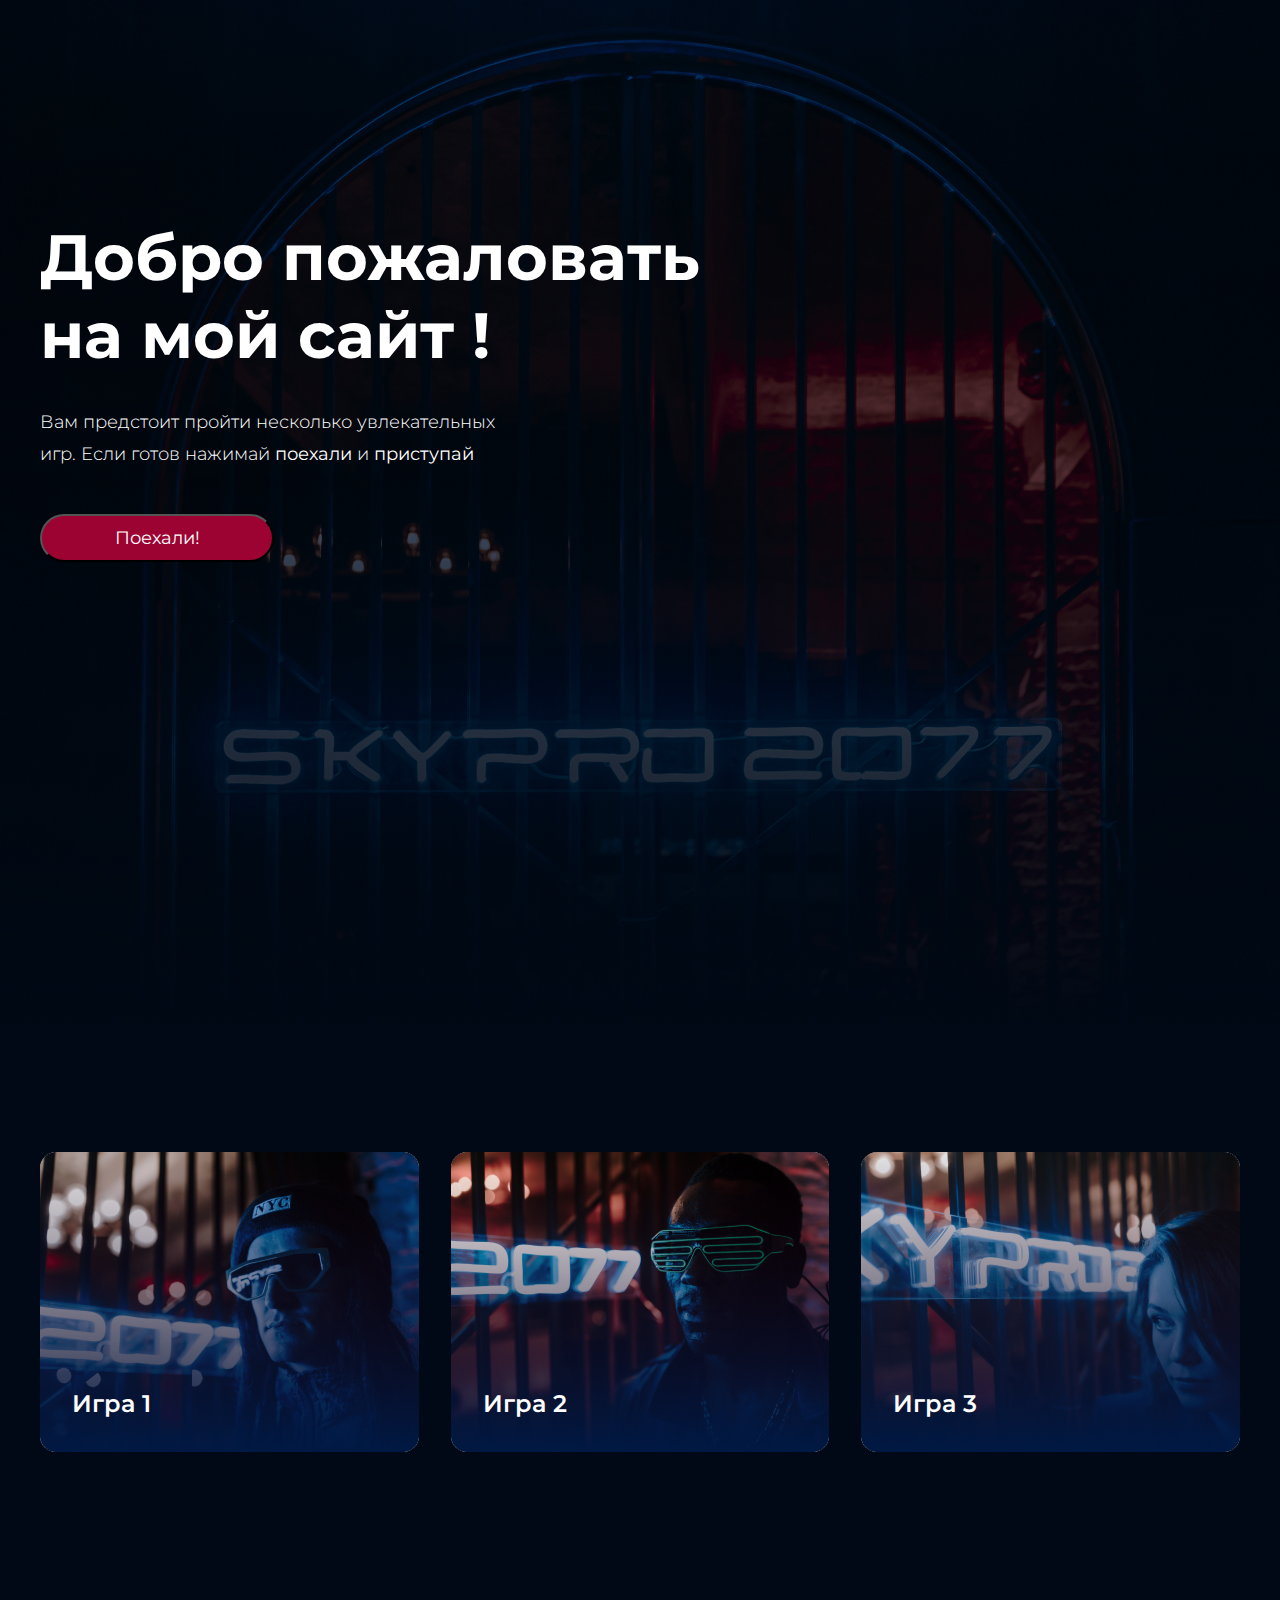
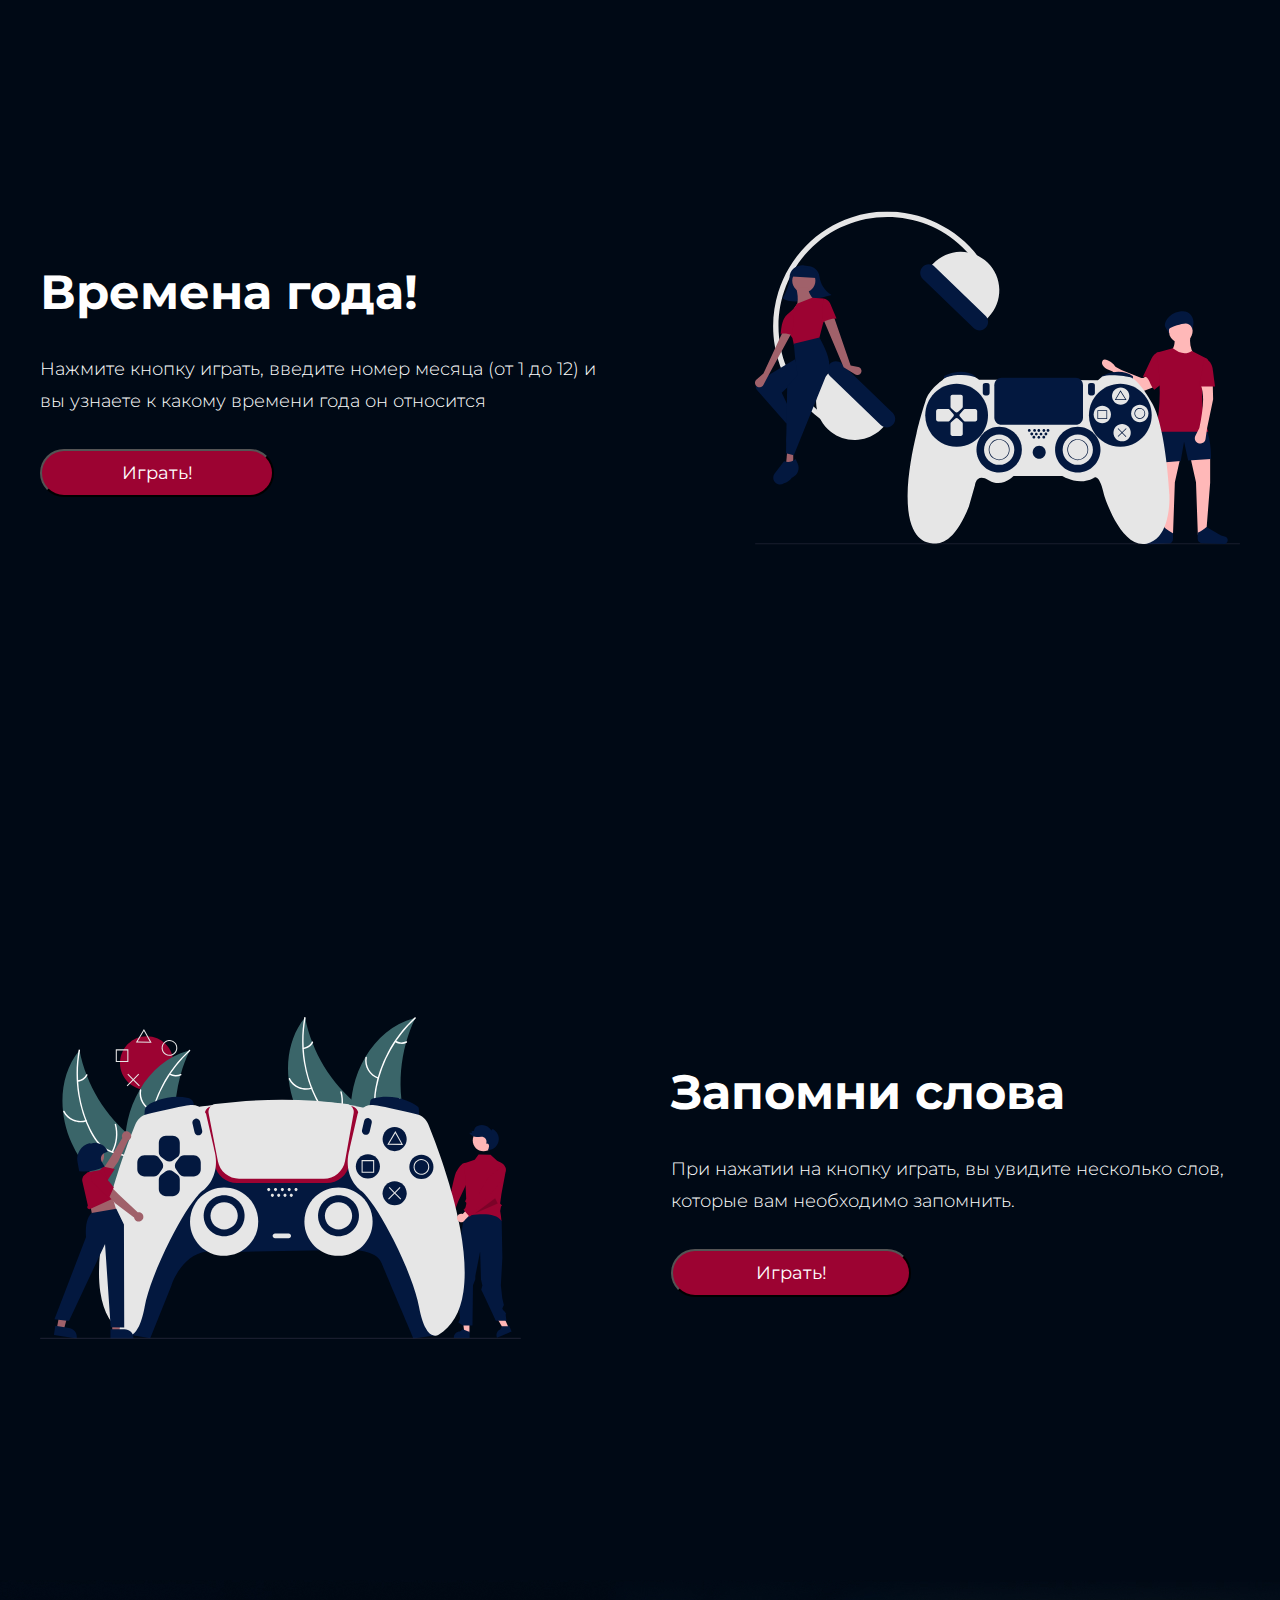
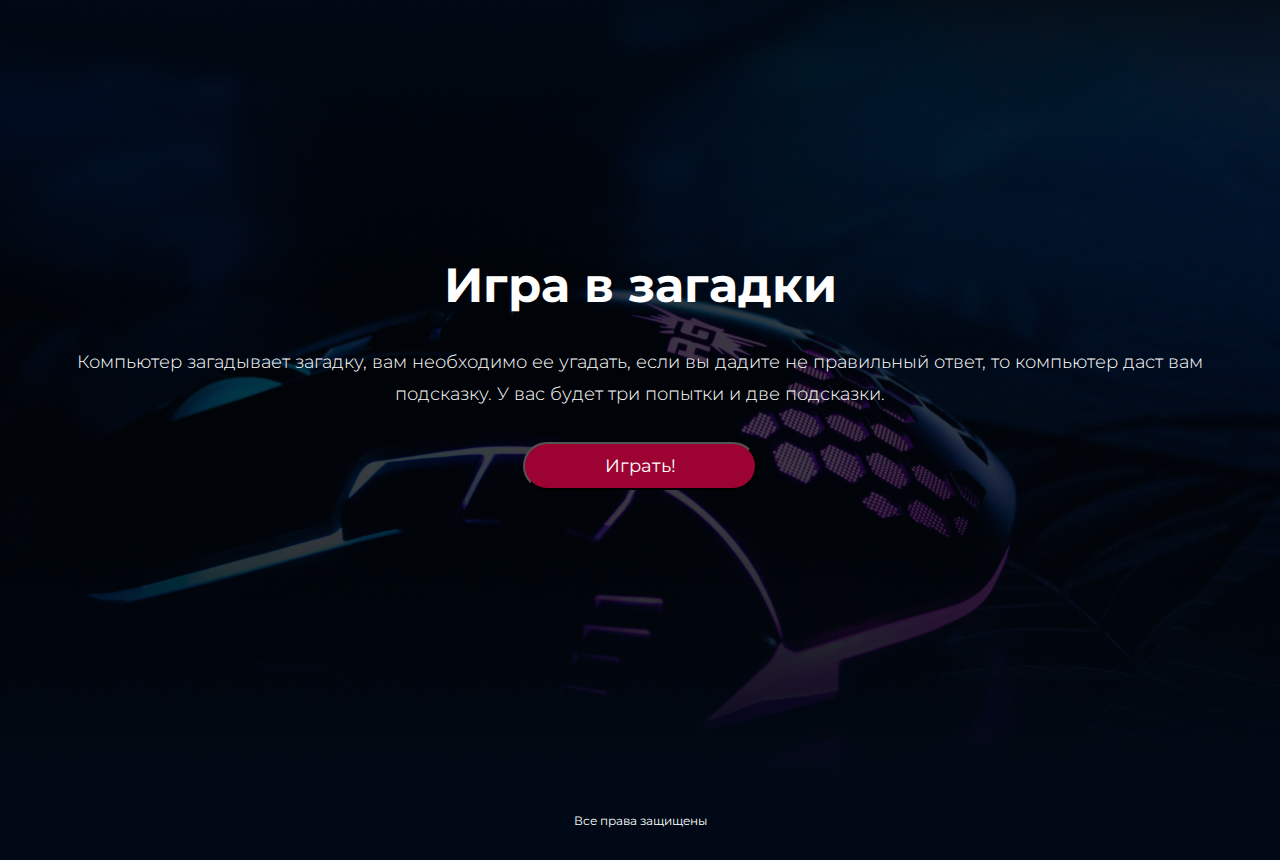
<file: index.html>
<!DOCTYPE html>
<html lang="ru">

<head>
    <meta charset="UTF-8">
    <meta name="viewport" content="width=device-width, initial-scale=1.0">
    <link rel="preconnect" href="https://fonts.gstatic.com" crossorigin>
    <link href="https://fonts.googleapis.com/css2?family=Montserrat:wght@200;400;500;600;700&display=swap"
        rel="stylesheet">
    <link rel="stylesheet" href="./CSS/style.css">
    <title>Главная страница</title>
</head>

<body>

    <div class="top center">
        <h1 class="top__heading">Добро пожаловать <br>на мой сайт !</h1>
        <h3 class="top__intro">Вам предстоит пройти несколько увлекательных игр. Если готов нажимай <b>поехали</b> и
            <b>приступай</b>
        </h3>
        <div class="top__play">
            <button type="submit" class="top__play-btn">Поехали!</button>
        </div>
    </div>

    <div class="game-box center">
        <div class="game">
            <div class="game__cont">
                <a href="#"><img src="./img/Game1.jpg" alt="Игра 1" class="game__item">
                    <div class="game__naming">Игра 1</div>
                </a>
            </div>
            <div class="game__cont">
                <a href="#"><img src="./img/Game2.jpg" alt="Игра 2" class="game__item">
                    <div class="game__naming">Игра 2</div>
                </a>
            </div>
            <div class="game__cont">
                <a href="#"><img src="./img/Game3.jpg" alt="Игра 3" class="game__item">
                    <div class="game__naming">Игра 3</div>
                </a>
            </div>
        </div>

    </div>

    <div class="seasons center">
        <div class="seasons__box">
            <h2 class="seasons__heading">Времена года!</h2>
            <div class="seasons__intro-box">
                <h3 class="seasons__intro">Нажмите кнопку играть, введите номер месяца (от 1 до 12) и вы узнаете к
                    какому
                    времени
                    года он относится</h3>
            </div>
            <div class="seasons__play">
                <button type="submit" class="seasons__game-btn" onclick="alert(season())">Играть!</button>
            </div>
        </div>
        <div class="seasons__logo">
            <a href="#"><img class="logo__game" src="./img/video_game_logo.svg" alt="logo"></a>
        </div>
    </div>

    <div class="remember center">
        <div class="remember__logo">
            <a href="#"><img class="logo__game" src="./img/undraw_gaming_re_cma2.svg" alt="logo"></a>
        </div>
        <div class="remember__box">
            <h2 class="remember__heading">Запомни слова</h2>
            <div class="remember__intro-box">
                <h3 class="remember__intro">При нажатии на кнопку играть, вы увидите несколько слов,
                    которые вам необходимо запомнить.</h3>
            </div>
            <div class="remeber__play">
                <button type="submit" class="remember__play-btn" onclick="alert(remember())">Играть!</button>
            </div>
        </div>
    </div>

    <div class="riddle center">
        <div class="riddle__box">
            <h2 class="riddle__heading">Игра в загадки</h2>
            <h3 class="riddle__intro">Компьютер загадывает загадку, вам необходимо ее угадать, если вы дадите не
                правильный ответ, то компьютер даст вам подсказку. У вас будет три попытки и две подсказки.</b>
            </h3>
            <div class="riddle__play">
                <button type="submit" class="riddle__play-btn" onclick="">Играть!</button>
            </div>
        </div>
    </div>

    <footer>
        <div class="footer center">
            <h4 class="footer__copyright">Все права защищены</h4>
        </div>
    </footer>


    <script src="./JS/game-01.js"></script>

    <!-- <script>
        function season() {
            let monthNumber = prompt('Введите номер месяца');
            let isNumb = !isNaN(Number(monthNumber));

            if (isNumb === true) {

                if (monthNumber == 1 || monthNumber == 2 || monthNumber == 12) {
                    return 'Зима';
                }
                else if (monthNumber >= 3 && monthNumber <= 5) {
                    return 'Весна';
                }
                else if (monthNumber >= 6 && monthNumber <= 8) {
                    return 'Лето';
                }
                else if (monthNumber >= 9 && monthNumber <= 11) {
                    return 'Осень';
                }
                else if (monthNumber < 1 || monthNumber > 12) {
                    return 'Вы ввели неверный номер месяца';
                }
            }
            else {
                return 'Введенный параметр не является числом';
            }
        }
    </script> -->

</body>

</html>
</file>
<file: CSS/style.css>
* {
  margin: 0;
  padding: 0;
}

a {
  text-decoration: none;
}

body {
  font-family: "Montserrat", sans-serif;
}

input,
button,
select {
  font-family: inherit;
}

.center {
  padding-left: calc(50% - 600px);
  padding-right: calc(50% - 600px);
}

.top {
  height: 1024px;
  background-image: url(../img/Top_pict.jpg);
  background-repeat: no-repeat;
  background-position: center;
  background-size: cover;
}
.top__play-btn {
  width: 234px;
  height: 48px;
  border-radius: 30px;
  background: #9C0332;
  color: #FFF;
  font-size: 18px;
  font-style: normal;
  font-weight: 400;
  line-height: normal;
  justify-content: center;
  transition: all 0.3s;
}
.top__play-btn:hover {
  background-color: #EB443F;
  transform: scale(1.05);
  box-shadow: 0 0 5px;
}
.top__heading {
  font-style: normal;
  font-weight: 700;
  font-size: 64px;
  line-height: normal;
  padding-top: 218px;
  color: #FFF;
  margin-bottom: 32px;
}
.top__intro {
  margin-bottom: 44px;
  width: 480px;
  color: #FFF;
  font-size: 18px;
  font-style: normal;
  font-weight: 300;
  line-height: 32px;
}

.game {
  padding-top: 128px;
  display: grid;
  gap: 32px;
  grid-template-columns: repeat(12, 1fr);
}
.game-box {
  height: 556px;
  background-color: #000915;
}
.game__cont {
  position: relative;
  display: flex;
  height: 300px;
  grid-column: span 4;
}
.game__item {
  border-radius: 16px;
  position: absolute;
  transition: all 0.3s;
}
.game__item:hover {
  transform: scale(1.05);
  box-shadow: 0 0 5px;
}
.game__naming {
  position: absolute;
  padding-left: 32px;
  padding-top: 236px;
  color: #FFF;
  font-size: 24px;
  font-style: normal;
  font-weight: 600;
  line-height: 32px;
  transition: all 0.3s;
}
.game__naming:hover {
  transform: scale(1.05);
}

.seasons {
  height: 800px;
  background-color: #000915;
  display: flex;
  flex-direction: row;
  gap: 135px;
  align-items: center;
}
.seasons__box {
  width: 584px;
  display: flex;
  flex-direction: column;
  gap: 32px;
}
.seasons__heading {
  font-style: normal;
  font-weight: 700;
  font-size: 48px;
  line-height: normal;
  color: #FFF;
}
.seasons__intro {
  color: #FFF;
  font-size: 18px;
  font-style: normal;
  font-weight: 300;
  line-height: 32px;
}
.seasons__game-btn {
  width: 234px;
  height: 48px;
  border-radius: 30px;
  background: #9C0332;
  color: #FFF;
  font-size: 18px;
  font-style: normal;
  font-weight: 400;
  line-height: normal;
  justify-content: center;
  transition: all 0.3s;
}
.seasons__game-btn:hover {
  background-color: #EB443F;
  transform: scale(1.05);
  box-shadow: 0 0 5px;
}

.remember {
  height: 800px;
  background-color: #000915;
  display: flex;
  flex-direction: row;
  gap: 150px;
  align-items: center;
}
.remember__box {
  width: 588px;
  display: flex;
  flex-direction: column;
  gap: 32px;
}
.remember__heading {
  font-style: normal;
  font-weight: 700;
  font-size: 48px;
  line-height: normal;
  color: #FFF;
}
.remember__intro {
  color: #FFF;
  font-size: 18px;
  font-style: normal;
  font-weight: 300;
  line-height: 32px;
}
.remember__play-btn {
  width: 240px;
  height: 48px;
  border-radius: 30px;
  background: #9C0332;
  color: #FFF;
  font-size: 18px;
  font-style: normal;
  font-weight: 400;
  line-height: normal;
  justify-content: center;
  transition: all 0.3s;
}
.remember__play-btn:hover {
  background-color: #EB443F;
  transform: scale(1.05);
  box-shadow: 0 0 5px;
}

.riddle {
  height: 800px;
  background-image: url(../img/unsplash_iO0I6-mhDEY.jpg);
  background-repeat: no-repeat;
  background-position: center;
  background-size: cover;
}
.riddle__box {
  display: flex;
  flex-direction: column;
  gap: 32px;
  align-items: center;
  padding-top: 276px;
}
.riddle__play-btn {
  width: 234px;
  height: 48px;
  border-radius: 30px;
  background: #9C0332;
  color: #FFF;
  font-size: 18px;
  font-style: normal;
  font-weight: 400;
  line-height: normal;
  justify-content: center;
  transition: all 0.3s;
}
.riddle__play-btn:hover {
  background-color: #EB443F;
  transform: scale(1.05);
  box-shadow: 0 0 5px;
}
.riddle__heading {
  font-style: normal;
  font-weight: 700;
  font-size: 48px;
  line-height: normal;
  color: #FFF;
}
.riddle__intro {
  color: #FFF;
  font-size: 18px;
  font-style: normal;
  font-weight: 300;
  line-height: 32px;
  text-align: center;
}

.footer {
  height: 80px;
  background-color: #000915;
  display: flex;
  justify-content: center;
  align-items: center;
}
.footer__copyright {
  color: #FFF;
  font-size: 12px;
  font-style: normal;
  font-weight: 400;
  line-height: normal;
  text-align: center;
}

@media (max-width: 767px) {
  .center {
    padding-left: 16px;
    padding-right: 16px;
  }
  .top {
    background-position: 31%;
    height: 735px;
    display: flex;
    flex-direction: column;
    align-items: center;
  }
  .top__play-btn {
    width: 234px;
    align-content: center;
  }
  .top__heading {
    font-size: 32px;
    padding-top: 238px;
    margin-bottom: 32px;
    -moz-text-align-last: center;
         text-align-last: center;
  }
  .top__intro {
    width: 343px;
    font-size: 14px;
    font-weight: 200;
    line-height: 22px;
    text-align: center;
  }
  .game {
    display: flex;
    flex-direction: column;
    gap: 32px;
    align-items: center;
    flex-wrap: wrap;
  }
  .game-box {
    height: 1220px;
  }
  .game__cont {
    width: 343px;
  }
  .game__naming {
    padding-left: 16px;
  }
  .game__item {
    width: 343px;
    height: 300px;
  }
  .seasons {
    height: 654px;
    flex-direction: column;
    gap: 64px;
    align-items: center;
  }
  .seasons__heading {
    font-size: 32px;
  }
  .seasons__intro {
    font-size: 14px;
    font-weight: 200;
    line-height: 22px;
    text-align: center;
    padding: 0 2px 0 2px;
  }
  .seasons__intro-box {
    width: 343px;
  }
  .seasons__box {
    padding-top: 51px;
    width: 343px;
    align-items: center;
  }
  .seasons__game-btn {
    width: 234px;
    align-content: center;
  }
  .logo__game {
    width: 343px;
  }
  .remember {
    padding-top: 51px;
    height: 800px;
    flex-direction: column-reverse;
    gap: 64px;
  }
  .remember__heading {
    font-size: 32px;
  }
  .remember__intro {
    font-size: 14px;
    font-weight: 200;
    line-height: 22px;
    text-align: center;
    padding: 0 2px 0 2px;
  }
  .remember__intro-box {
    width: 343px;
  }
  .remember__box {
    width: 343px;
    align-items: center;
  }
  .remember__play-btn {
    width: 234px;
    align-content: center;
  }
  .remember__logo {
    padding-bottom: 90px;
  }
  .riddle {
    height: 800px;
    flex-direction: column;
    gap: 64px;
  }
  .riddle__heading {
    font-size: 32px;
    padding-top: 0;
  }
  .riddle__intro {
    font-size: 14px;
    font-weight: 200;
    line-height: 22px;
    text-align: center;
    padding: 0 2px 0 2px;
  }
  .riddle__intro-box {
    width: 343px;
  }
  .riddle__box {
    width: 343px;
    align-items: center;
    padding-top: 51px;
  }
  .riddle__play-btn {
    width: 234px;
    align-content: center;
  }
}/*# sourceMappingURL=style.css.map */
</file>
